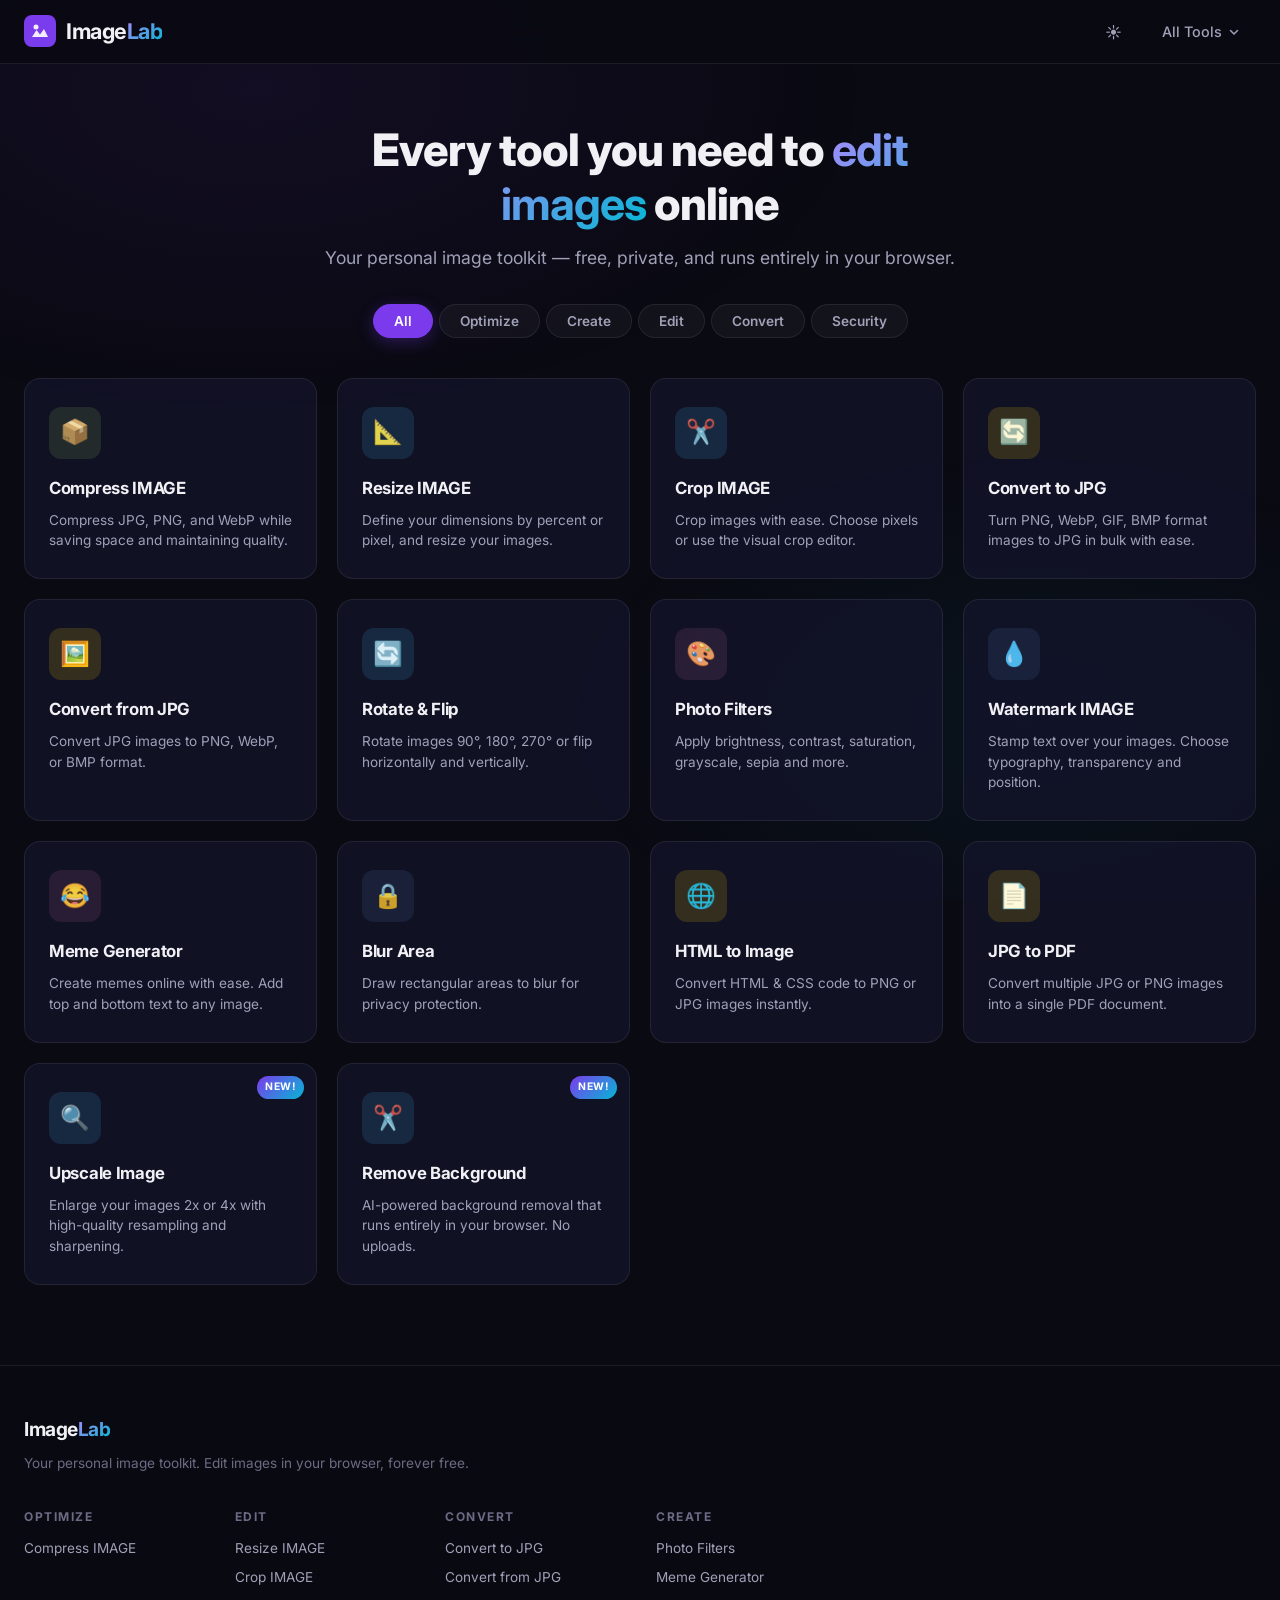
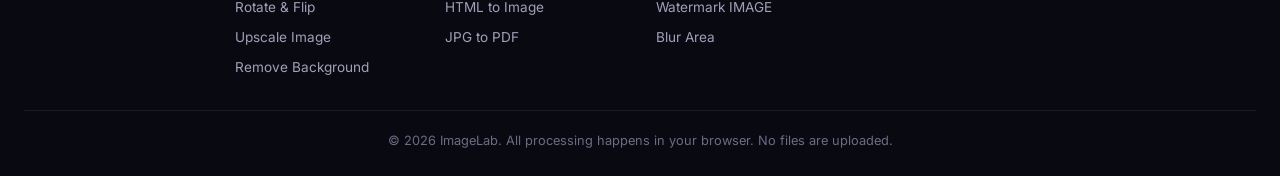
<file: index.html>
<!DOCTYPE html>
<html lang="en">
<head>
    <meta charset="UTF-8">
    <meta name="viewport" content="width=device-width, initial-scale=1.0">
    <title>ImageLab — Free Online Image Editor</title>
    <meta name="description" content="ImageLab is your personal image toolkit. Compress, resize, crop, convert, watermark, and edit images — all in your browser, forever free.">
    <link rel="preconnect" href="https://fonts.googleapis.com">
    <link rel="preconnect" href="https://fonts.gstatic.com" crossorigin>
    <link href="https://fonts.googleapis.com/css2?family=Inter:wght@300;400;500;600;700;800;900&family=JetBrains+Mono:wght@400;500;600&display=swap" rel="stylesheet">
    <link rel="stylesheet" href="css/styles.css">
</head>
<body>
    <!-- Header / Navigation -->
    <header class="header" id="header">
        <nav class="nav">
            <a href="#home" class="logo" id="logo">
                <span class="logo-icon">
                    <svg width="32" height="32" viewBox="0 0 32 32" fill="none">
                        <rect width="32" height="32" rx="8" fill="url(#logoGrad)"/>
                        <path d="M8 22L12.5 15L16 19.5L20 14L24 22H8Z" fill="white" opacity="0.9"/>
                        <circle cx="12" cy="12" r="2.5" fill="white" opacity="0.9"/>
                        <defs>
                            <linearGradient id="logoGrad" x1="0" y1="0" x2="32" y2="32">
                                <stop stop-color="#7c3aed"/>
                                <stop offset="1" stop-color="#06b6d4"/>
                            </linearGradient>
                        </defs>
                    </svg>
                </span>
                <span class="logo-text">Image<span class="logo-accent">Lab</span></span>
            </a>
            <div style="display: flex; align-items: center; gap: 12px;" class="desktop-nav-group">
                <button class="nav-tools-btn" id="themeToggleBtn" style="padding: 0 12px; font-size: 16px;" aria-label="Toggle Theme">
                    ☀️
                </button>
                <div class="nav-tools" id="navTools">
                    <button class="nav-tools-btn" id="navToolsBtn">
                        All Tools <svg width="12" height="12" viewBox="0 0 12 12" fill="currentColor"><path d="M2.5 4.5L6 8L9.5 4.5" stroke="currentColor" stroke-width="1.5" fill="none" stroke-linecap="round"/></svg>
                    </button>
                    <div class="nav-dropdown" id="navDropdown">
                    <div class="nav-dropdown-grid">
                        <div class="nav-dropdown-col">
                            <div class="nav-dropdown-title">Optimize</div>
                            <a href="#compress" class="nav-dropdown-item" data-tool="compress">
                                <span class="ndi-icon" style="background:#8FBC5D;">📦</span> Compress IMAGE
                            </a>
                        </div>
                        <div class="nav-dropdown-col">
                            <div class="nav-dropdown-title">Edit</div>
                            <a href="#resize" class="nav-dropdown-item" data-tool="resize">
                                <span class="ndi-icon" style="background:#3CB6E2;">📐</span> Resize IMAGE
                            </a>
                            <a href="#crop" class="nav-dropdown-item" data-tool="crop">
                                <span class="ndi-icon" style="background:#3CB6E2;">✂️</span> Crop IMAGE
                            </a>
                            <a href="#rotate" class="nav-dropdown-item" data-tool="rotate">
                                <span class="ndi-icon" style="background:#3CB6E2;">🔄</span> Rotate & Flip
                            </a>
                            <a href="#upscale" class="nav-dropdown-item" data-tool="upscale">
                                <span class="ndi-icon" style="background:#3CB6E2;">🔍</span> Upscale Image
                            </a>
                            <a href="#remove-bg" class="nav-dropdown-item" data-tool="remove-bg">
                                <span class="ndi-icon" style="background:#3CB6E2;">✂️</span> Remove Background
                            </a>
                        </div>
                        <div class="nav-dropdown-col">
                            <div class="nav-dropdown-title">Convert</div>
                            <a href="#convert-to-jpg" class="nav-dropdown-item" data-tool="convert-to-jpg">
                                <span class="ndi-icon" style="background:#FFD400;">🔄</span> Convert to JPG
                            </a>
                            <a href="#convert-from-jpg" class="nav-dropdown-item" data-tool="convert-from-jpg">
                                <span class="ndi-icon" style="background:#FFD400;">🖼️</span> Convert from JPG
                            </a>
                            <a href="#html-to-image" class="nav-dropdown-item" data-tool="html-to-image">
                                <span class="ndi-icon" style="background:#FFD400;">🌐</span> HTML to Image
                            </a>
                            <a href="#jpg-to-pdf" class="nav-dropdown-item" data-tool="jpg-to-pdf">
                                <span class="ndi-icon" style="background:#FFD400;">📄</span> JPG to PDF
                            </a>
                        </div>
                        <div class="nav-dropdown-col">
                            <div class="nav-dropdown-title">Create</div>
                            <a href="#filters" class="nav-dropdown-item" data-tool="filters">
                                <span class="ndi-icon" style="background:#AB6993;">🎨</span> Photo Filters
                            </a>
                            <a href="#meme" class="nav-dropdown-item" data-tool="meme">
                                <span class="ndi-icon" style="background:#AB6993;">😂</span> Meme Generator
                            </a>
                        </div>
                        <div class="nav-dropdown-col">
                            <div class="nav-dropdown-title">Security</div>
                            <a href="#watermark" class="nav-dropdown-item" data-tool="watermark">
                                <span class="ndi-icon" style="background:#4A7AAB;">💧</span> Watermark IMAGE
                            </a>
                            <a href="#blur" class="nav-dropdown-item" data-tool="blur">
                                <span class="ndi-icon" style="background:#4A7AAB;">🔒</span> Blur Area
                            </a>
                        </div>
                    </div>
                </div>
            </div>
            </div>
            <button class="nav-hamburger" id="navHamburger" aria-label="Menu">
                <span></span><span></span><span></span>
            </button>
        </nav>
    </header>

    <!-- Mobile Menu Overlay -->
    <div class="mobile-menu" id="mobileMenu">
        <div class="mobile-menu-content">
            <a href="#compress" class="mobile-menu-item">Compress IMAGE</a>
            <a href="#resize" class="mobile-menu-item">Resize IMAGE</a>
            <a href="#crop" class="mobile-menu-item">Crop IMAGE</a>
            <a href="#convert-to-jpg" class="mobile-menu-item">Convert to JPG</a>
            <a href="#convert-from-jpg" class="mobile-menu-item">Convert from JPG</a>
            <a href="#rotate" class="mobile-menu-item">Rotate & Flip</a>
            <a href="#filters" class="mobile-menu-item">Photo Filters</a>
            <a href="#watermark" class="mobile-menu-item">Watermark IMAGE</a>
            <a href="#meme" class="mobile-menu-item">Meme Generator</a>
            <a href="#blur" class="mobile-menu-item">Blur Area</a>
            <a href="#html-to-image" class="mobile-menu-item">HTML to Image</a>
            <a href="#jpg-to-pdf" class="mobile-menu-item">JPG to PDF</a>
            <a href="#upscale" class="mobile-menu-item">Upscale Image</a>
            <a href="#remove-bg" class="mobile-menu-item">Remove Background</a>
        </div>
    </div>

    <!-- Main Content -->
    <main class="main" id="main">
        <!-- Pages are rendered here by the router -->
    </main>

    <!-- Footer -->
    <footer class="footer" id="footer">
        <div class="footer-inner">
            <div class="footer-brand">
                <span class="logo-text">Image<span class="logo-accent">Lab</span></span>
                <p class="footer-desc">Your personal image toolkit. Edit images in your browser, forever free.</p>
            </div>
            <div class="footer-links">
                <div class="footer-col">
                    <div class="footer-col-title">Optimize</div>
                    <a href="#compress">Compress IMAGE</a>
                </div>
                <div class="footer-col">
                    <div class="footer-col-title">Edit</div>
                    <a href="#resize">Resize IMAGE</a>
                    <a href="#crop">Crop IMAGE</a>
                    <a href="#rotate">Rotate & Flip</a>
                    <a href="#upscale">Upscale Image</a>
                    <a href="#remove-bg">Remove Background</a>
                </div>
                <div class="footer-col">
                    <div class="footer-col-title">Convert</div>
                    <a href="#convert-to-jpg">Convert to JPG</a>
                    <a href="#convert-from-jpg">Convert from JPG</a>
                    <a href="#html-to-image">HTML to Image</a>
                    <a href="#jpg-to-pdf">JPG to PDF</a>
                </div>
                <div class="footer-col">
                    <div class="footer-col-title">Create</div>
                    <a href="#filters">Photo Filters</a>
                    <a href="#meme">Meme Generator</a>
                    <a href="#watermark">Watermark IMAGE</a>
                    <a href="#blur">Blur Area</a>
                </div>
            </div>
            <div class="footer-bottom">
                <p>© 2026 ImageLab. All processing happens in your browser. No files are uploaded.</p>
            </div>
        </div>
    </footer>

    <!-- Scripts -->
    <script src="js/utils.js"></script>
    <script src="js/tools/compress.js"></script>
    <script src="js/tools/resize.js"></script>
    <script src="js/tools/crop.js"></script>
    <script src="js/tools/convertToJpg.js"></script>
    <script src="js/tools/convertFromJpg.js"></script>
    <script src="js/tools/rotate.js"></script>
    <script src="js/tools/filters.js"></script>
    <script src="js/tools/watermark.js"></script>
    <script src="js/tools/meme.js"></script>
    <script src="js/tools/blur.js"></script>
    <script src="js/tools/htmlToImage.js"></script>
    <script src="js/tools/jpgToPdf.js"></script>
    <script src="js/tools/upscale.js"></script>
    <script src="js/tools/removeBg.js"></script>
    <script src="js/app.js"></script>
</body>
</html>
</file>
<file: css/styles.css>
/* ========================================
   ImageLab — Design System & Styles
   ======================================== */

/* ---- CSS Custom Properties ---- */
:root {
    /* Colors */
    --primary: #7c3aed;
    --primary-light: #a78bfa;
    --primary-dark: #5b21b6;
    --accent: #06b6d4;
    --accent-light: #67e8f9;

    /* Category Colors */
    --cat-optimize: #8FBC5D;
    --cat-edit: #3CB6E2;
    --cat-convert: #FFD400;
    --cat-create: #AB6993;
    --cat-security: #4A7AAB;

    /* Surfaces */
    --bg-primary: #0a0a12;
    --bg-secondary: #111127;
    --bg-card: rgba(20, 20, 45, 0.7);
    --bg-card-hover: rgba(30, 30, 60, 0.85);
    --bg-glass: rgba(255, 255, 255, 0.04);
    --bg-input: rgba(255, 255, 255, 0.06);
    --bg-overlay: rgba(10, 10, 18, 0.85);
    --bg-dropdown: rgba(17, 17, 39, 0.97);
    --bg-overlay-solid: rgba(10, 10, 18, 0.95);

    /* Text */
    --text-primary: #f0f0f5;
    --text-secondary: #a0a0b8;
    --text-muted: #6b6b85;

    /* Borders */
    --border: rgba(255, 255, 255, 0.08);
    --border-hover: rgba(255, 255, 255, 0.15);
    --border-accent: rgba(124, 58, 237, 0.4);

    /* Shadows */
    --shadow-sm: 0 2px 8px rgba(0, 0, 0, 0.3);
    --shadow-md: 0 8px 32px rgba(0, 0, 0, 0.4);
    --shadow-lg: 0 16px 48px rgba(0, 0, 0, 0.5);
    --shadow-glow: 0 0 40px rgba(124, 58, 237, 0.15);

    /* Radius */
    --radius-sm: 8px;
    --radius-md: 12px;
    --radius-lg: 16px;
    --radius-xl: 24px;

    /* Transitions */
    --ease: cubic-bezier(0.4, 0, 0.2, 1);
    --duration: 0.25s;

    /* Sizing */
    --header-height: 64px;
    --max-width: 1280px;
}

/* ---- Reset & Base ---- */
*, *::before, *::after {
    margin: 0;
    padding: 0;
    box-sizing: border-box;
}

html {
    scroll-behavior: smooth;
    -webkit-font-smoothing: antialiased;
    -moz-osx-font-smoothing: grayscale;
}

body {
    font-family: 'Inter', -apple-system, BlinkMacSystemFont, 'Segoe UI', sans-serif;
    background: var(--bg-primary);
    color: var(--text-primary);
    line-height: 1.6;
    min-height: 100vh;
    overflow-x: hidden;
}

body::before {
    content: '';
    position: fixed;
    top: 0; left: 0; right: 0; bottom: 0;
    background:
        radial-gradient(ellipse 80% 60% at 20% 10%, rgba(124, 58, 237, 0.08) 0%, transparent 60%),
        radial-gradient(ellipse 60% 50% at 80% 80%, rgba(6, 182, 212, 0.06) 0%, transparent 60%);
    pointer-events: none;
    z-index: 0;
}

a { color: inherit; text-decoration: none; }
img { max-width: 100%; display: block; }
button { font-family: inherit; cursor: pointer; border: none; background: none; }
input, select, textarea { font-family: inherit; }

/* ---- Scrollbar ---- */
::-webkit-scrollbar { width: 8px; }
::-webkit-scrollbar-track { background: var(--bg-secondary); }
::-webkit-scrollbar-thumb { background: var(--primary-dark); border-radius: 4px; }
::-webkit-scrollbar-thumb:hover { background: var(--primary); }

/* ---- Header ---- */
.header {
    position: fixed;
    top: 0; left: 0; right: 0;
    height: var(--header-height);
    background: var(--bg-overlay);
    backdrop-filter: blur(20px);
    -webkit-backdrop-filter: blur(20px);
    border-bottom: 1px solid var(--border);
    z-index: 1000;
}

.nav {
    max-width: var(--max-width);
    margin: 0 auto;
    padding: 0 24px;
    height: 100%;
    display: flex;
    align-items: center;
    justify-content: space-between;
}

/* Logo */
.logo {
    display: flex;
    align-items: center;
    gap: 10px;
    font-size: 1.35rem;
    font-weight: 700;
    transition: transform var(--duration) var(--ease);
}
.logo:hover { transform: scale(1.03); }
.logo-icon { display: flex; }
.logo-text { letter-spacing: -0.5px; }
.logo-accent {
    background: linear-gradient(135deg, var(--primary-light), var(--accent));
    -webkit-background-clip: text;
    -webkit-text-fill-color: transparent;
    background-clip: text;
}

/* Nav Tools Dropdown */
.nav-tools { position: relative; }
.nav-tools-btn {
    display: flex;
    align-items: center;
    gap: 6px;
    padding: 8px 16px;
    color: var(--text-secondary);
    font-size: 0.9rem;
    font-weight: 500;
    border-radius: var(--radius-sm);
    transition: all var(--duration) var(--ease);
}
.nav-tools-btn:hover {
    color: var(--text-primary);
    background: var(--bg-glass);
}

.nav-dropdown {
    position: absolute;
    top: calc(100% + 12px);
    left: 50%;
    transform: translateX(-50%) translateY(8px);
    background: var(--bg-dropdown);
    backdrop-filter: blur(24px);
    border: 1px solid var(--border);
    border-radius: var(--radius-lg);
    padding: 24px;
    min-width: 680px;
    opacity: 0;
    visibility: hidden;
    pointer-events: none;
    transition: all 0.3s var(--ease);
    box-shadow: var(--shadow-lg), var(--shadow-glow);
}
.nav-tools:hover .nav-dropdown,
.nav-dropdown.active {
    opacity: 1;
    visibility: visible;
    pointer-events: auto;
    transform: translateX(-50%) translateY(0);
}

.nav-dropdown-grid {
    display: grid;
    grid-template-columns: repeat(5, 1fr);
    gap: 8px;
}
.nav-dropdown-title {
    font-size: 0.7rem;
    font-weight: 700;
    text-transform: uppercase;
    letter-spacing: 1.5px;
    color: var(--text-muted);
    padding: 4px 8px 8px;
}
.nav-dropdown-item {
    display: flex;
    align-items: center;
    gap: 8px;
    padding: 8px;
    border-radius: var(--radius-sm);
    font-size: 0.82rem;
    font-weight: 500;
    color: var(--text-secondary);
    transition: all var(--duration) var(--ease);
    white-space: nowrap;
}
.nav-dropdown-item:hover {
    background: var(--bg-glass);
    color: var(--text-primary);
    transform: translateX(2px);
}
.ndi-icon {
    width: 26px; height: 26px;
    border-radius: 6px;
    display: flex;
    align-items: center;
    justify-content: center;
    font-size: 13px;
    flex-shrink: 0;
}

/* Hamburger */
.nav-hamburger {
    display: none;
    flex-direction: column;
    gap: 5px;
    padding: 8px;
}
.nav-hamburger span {
    width: 22px; height: 2px;
    background: var(--text-primary);
    border-radius: 2px;
    transition: all 0.3s var(--ease);
}
.nav-hamburger.active span:nth-child(1) { transform: rotate(45deg) translate(5px, 5px); }
.nav-hamburger.active span:nth-child(2) { opacity: 0; }
.nav-hamburger.active span:nth-child(3) { transform: rotate(-45deg) translate(5px, -5px); }

/* Mobile Menu */
.mobile-menu {
    position: fixed;
    top: var(--header-height);
    left: 0; right: 0; bottom: 0;
    background: var(--bg-overlay-solid);
    backdrop-filter: blur(20px);
    z-index: 999;
    opacity: 0;
    visibility: hidden;
    transition: all 0.3s var(--ease);
    overflow-y: auto;
}
.mobile-menu.active {
    opacity: 1;
    visibility: visible;
}
.mobile-menu-content {
    padding: 24px;
    display: flex;
    flex-direction: column;
    gap: 4px;
}
.mobile-menu-item {
    padding: 14px 16px;
    border-radius: var(--radius-sm);
    font-size: 1rem;
    font-weight: 500;
    color: var(--text-secondary);
    transition: all var(--duration) var(--ease);
}
.mobile-menu-item:hover {
    background: var(--bg-glass);
    color: var(--text-primary);
}

/* ---- Main Content ---- */
.main {
    margin-top: var(--header-height);
    min-height: calc(100vh - var(--header-height));
    position: relative;
    z-index: 1;
}

/* ---- Home Page ---- */
.home-hero {
    text-align: center;
    padding: 60px 24px 32px;
    max-width: 720px;
    margin: 0 auto;
}
.home-hero h1 {
    font-size: clamp(1.8rem, 4vw, 2.8rem);
    font-weight: 800;
    line-height: 1.2;
    margin-bottom: 12px;
    letter-spacing: -1px;
}
.home-hero h1 strong {
    background: linear-gradient(135deg, var(--primary-light), var(--accent));
    -webkit-background-clip: text;
    -webkit-text-fill-color: transparent;
    background-clip: text;
}
.home-hero p {
    font-size: 1.1rem;
    color: var(--text-secondary);
    font-weight: 400;
}

/* Filter Tabs */
.filter-tabs {
    display: flex;
    justify-content: center;
    gap: 6px;
    padding: 0 24px;
    margin-bottom: 40px;
    flex-wrap: wrap;
}
.filter-tab {
    padding: 8px 20px;
    border-radius: 100px;
    font-size: 0.85rem;
    font-weight: 600;
    color: var(--text-secondary);
    background: var(--bg-glass);
    border: 1px solid var(--border);
    transition: all var(--duration) var(--ease);
    cursor: pointer;
}
.filter-tab:hover {
    color: var(--text-primary);
    border-color: var(--border-hover);
    background: var(--bg-card);
}
.filter-tab.active {
    color: #fff;
    background: var(--primary);
    border-color: var(--primary);
    box-shadow: 0 4px 16px rgba(124, 58, 237, 0.3);
}

/* Tool Grid */
.tools-grid {
    max-width: var(--max-width);
    margin: 0 auto;
    padding: 0 24px 80px;
    display: grid;
    grid-template-columns: repeat(auto-fill, minmax(270px, 1fr));
    gap: 20px;
}

.tool-card {
    position: relative;
    background: var(--bg-card);
    border: 1px solid var(--border);
    border-radius: var(--radius-lg);
    padding: 28px 24px;
    transition: all 0.35s var(--ease);
    overflow: hidden;
    cursor: pointer;
    display: block;
}
.tool-card::before {
    content: '';
    position: absolute;
    top: 0; left: 0; right: 0;
    height: 3px;
    background: var(--card-accent, var(--primary));
    opacity: 0;
    transition: opacity 0.35s var(--ease);
}
.tool-card:hover {
    border-color: var(--border-hover);
    background: var(--bg-card-hover);
    transform: translateY(-4px);
    box-shadow: var(--shadow-md);
}
.tool-card:hover::before { opacity: 1; }

.tool-card-icon {
    width: 52px; height: 52px;
    border-radius: var(--radius-md);
    display: flex;
    align-items: center;
    justify-content: center;
    font-size: 24px;
    margin-bottom: 16px;
    position: relative;
}
.tool-card-icon::after {
    content: '';
    position: absolute;
    inset: 0;
    border-radius: inherit;
    opacity: 0.15;
    background: var(--card-accent, var(--primary));
}

.tool-card h3 {
    font-size: 1.05rem;
    font-weight: 700;
    margin-bottom: 8px;
    letter-spacing: -0.3px;
}
.tool-card p {
    font-size: 0.85rem;
    color: var(--text-secondary);
    line-height: 1.5;
}

.tool-card .badge {
    position: absolute;
    top: 12px; right: 12px;
    background: linear-gradient(135deg, var(--primary), var(--accent));
    color: #fff;
    font-size: 0.65rem;
    font-weight: 700;
    padding: 3px 8px;
    border-radius: 100px;
    text-transform: uppercase;
    letter-spacing: 0.5px;
}

/* ---- Tool Page Layout ---- */
.tool-page {
    max-width: 1000px;
    margin: 0 auto;
    padding: 40px 24px 80px;
}

.tool-header {
    text-align: center;
    margin-bottom: 36px;
}
.tool-header h1 {
    font-size: clamp(1.5rem, 3vw, 2.2rem);
    font-weight: 800;
    margin-bottom: 8px;
    letter-spacing: -0.5px;
}
.tool-header p {
    color: var(--text-secondary);
    font-size: 1rem;
}

/* Upload Zone */
.upload-zone {
    border: 2px dashed var(--border);
    border-radius: var(--radius-xl);
    padding: 60px 40px;
    text-align: center;
    transition: all 0.3s var(--ease);
    cursor: pointer;
    position: relative;
    background: var(--bg-glass);
}
.upload-zone:hover,
.upload-zone.dragover {
    border-color: var(--primary);
    background: rgba(124, 58, 237, 0.05);
    box-shadow: 0 0 40px rgba(124, 58, 237, 0.1);
}
.upload-zone.dragover {
    transform: scale(1.01);
}

.upload-icon {
    width: 72px; height: 72px;
    margin: 0 auto 20px;
    border-radius: 50%;
    background: linear-gradient(135deg, rgba(124, 58, 237, 0.15), rgba(6, 182, 212, 0.1));
    display: flex;
    align-items: center;
    justify-content: center;
    font-size: 32px;
}
.upload-zone h3 {
    font-size: 1.15rem;
    font-weight: 600;
    margin-bottom: 6px;
}
.upload-zone p {
    color: var(--text-muted);
    font-size: 0.9rem;
}
.upload-zone .btn-upload {
    display: inline-flex;
    align-items: center;
    gap: 8px;
    margin-top: 16px;
    padding: 12px 28px;
    background: linear-gradient(135deg, var(--primary), var(--primary-dark));
    color: #fff;
    font-weight: 600;
    font-size: 0.95rem;
    border-radius: var(--radius-sm);
    transition: all var(--duration) var(--ease);
    box-shadow: 0 4px 16px rgba(124, 58, 237, 0.3);
}
.upload-zone .btn-upload:hover {
    transform: translateY(-2px);
    box-shadow: 0 8px 24px rgba(124, 58, 237, 0.4);
}
.upload-zone input[type="file"] {
    position: absolute;
    inset: 0;
    opacity: 0;
    cursor: pointer;
}

/* Tool Workspace */
.tool-workspace {
    display: none;
    flex-direction: column;
    gap: 24px;
}
.tool-workspace.active {
    display: flex;
}

/* Controls Panel */
.controls-panel {
    background: var(--bg-card);
    border: 1px solid var(--border);
    border-radius: var(--radius-lg);
    padding: 24px;
}
.controls-panel h3 {
    font-size: 0.9rem;
    font-weight: 700;
    margin-bottom: 16px;
    display: flex;
    align-items: center;
    gap: 8px;
}

.control-group {
    margin-bottom: 16px;
}
.control-group:last-child { margin-bottom: 0; }
.control-label {
    display: flex;
    align-items: center;
    justify-content: space-between;
    font-size: 0.82rem;
    font-weight: 500;
    color: var(--text-secondary);
    margin-bottom: 8px;
}
.control-value {
    font-family: 'JetBrains Mono', monospace;
    font-size: 0.8rem;
    color: var(--accent);
}

/* Range Slider */
input[type="range"] {
    -webkit-appearance: none;
    width: 100%;
    height: 6px;
    background: var(--bg-input);
    border-radius: 3px;
    outline: none;
}
input[type="range"]::-webkit-slider-thumb {
    -webkit-appearance: none;
    width: 18px; height: 18px;
    border-radius: 50%;
    background: var(--primary);
    cursor: pointer;
    box-shadow: 0 2px 8px rgba(124, 58, 237, 0.4);
    transition: transform var(--duration) var(--ease);
}
input[type="range"]::-webkit-slider-thumb:hover {
    transform: scale(1.2);
}

/* Text Input */
.input-field {
    width: 100%;
    padding: 10px 14px;
    background: var(--bg-input);
    border: 1px solid var(--border);
    border-radius: var(--radius-sm);
    color: var(--text-primary);
    font-size: 0.9rem;
    transition: all var(--duration) var(--ease);
    outline: none;
}
.input-field:focus {
    border-color: var(--primary);
    box-shadow: 0 0 0 3px rgba(124, 58, 237, 0.15);
}

/* Number Input */
.input-number {
    width: 100px;
    padding: 8px 12px;
    background: var(--bg-input);
    border: 1px solid var(--border);
    border-radius: var(--radius-sm);
    color: var(--text-primary);
    font-size: 0.9rem;
    font-family: 'JetBrains Mono', monospace;
    text-align: center;
    outline: none;
    transition: all var(--duration) var(--ease);
}
.input-number:focus {
    border-color: var(--primary);
    box-shadow: 0 0 0 3px rgba(124, 58, 237, 0.15);
}

/* Select */
.input-select {
    width: 100%;
    padding: 10px 14px;
    background: var(--bg-input);
    border: 1px solid var(--border);
    border-radius: var(--radius-sm);
    color: var(--text-primary);
    font-size: 0.9rem;
    outline: none;
    cursor: pointer;
    transition: all var(--duration) var(--ease);
}
.input-select:focus {
    border-color: var(--primary);
}
.input-select option {
    background: var(--bg-secondary);
    color: var(--text-primary);
}

/* Inline Controls */
.controls-row {
    display: flex;
    align-items: center;
    gap: 12px;
    flex-wrap: wrap;
}
.controls-inline {
    display: flex;
    align-items: center;
    gap: 8px;
}
.controls-inline label {
    font-size: 0.82rem;
    color: var(--text-secondary);
    white-space: nowrap;
}

/* Checkbox / Toggle */
.toggle-wrap {
    display: flex;
    align-items: center;
    gap: 10px;
    cursor: pointer;
}
.toggle {
    position: relative;
    width: 40px; height: 22px;
    background: var(--bg-input);
    border-radius: 11px;
    border: 1px solid var(--border);
    transition: all var(--duration) var(--ease);
}
.toggle::after {
    content: '';
    position: absolute;
    top: 2px; left: 2px;
    width: 16px; height: 16px;
    border-radius: 50%;
    background: var(--text-muted);
    transition: all var(--duration) var(--ease);
}
.toggle-wrap input { display: none; }
.toggle-wrap input:checked + .toggle {
    background: var(--primary);
    border-color: var(--primary);
}
.toggle-wrap input:checked + .toggle::after {
    left: 20px;
    background: #fff;
}
.toggle-label {
    font-size: 0.85rem;
    color: var(--text-secondary);
}

/* Preset Buttons */
.preset-group {
    display: flex;
    gap: 8px;
    flex-wrap: wrap;
}
.preset-btn {
    padding: 6px 14px;
    font-size: 0.8rem;
    font-weight: 600;
    border-radius: var(--radius-sm);
    border: 1px solid var(--border);
    color: var(--text-secondary);
    background: var(--bg-glass);
    transition: all var(--duration) var(--ease);
}
.preset-btn:hover {
    border-color: var(--primary);
    color: var(--text-primary);
}
.preset-btn.active {
    background: var(--primary);
    border-color: var(--primary);
    color: #fff;
}

/* Preview Area */
.preview-container {
    background: var(--bg-card);
    border: 1px solid var(--border);
    border-radius: var(--radius-lg);
    padding: 20px;
    min-height: 300px;
    display: flex;
    align-items: center;
    justify-content: center;
    position: relative;
    overflow: hidden;
}
.preview-container canvas,
.preview-container img {
    max-width: 100%;
    max-height: 500px;
    border-radius: var(--radius-sm);
    object-fit: contain;
}

/* Image Info Bar */
.image-info {
    display: flex;
    align-items: center;
    gap: 16px;
    padding: 12px 16px;
    background: var(--bg-glass);
    border-radius: var(--radius-sm);
    font-size: 0.82rem;
    color: var(--text-secondary);
    flex-wrap: wrap;
}
.image-info-item {
    display: flex;
    align-items: center;
    gap: 6px;
}
.image-info-item strong {
    color: var(--text-primary);
    font-family: 'JetBrains Mono', monospace;
    font-size: 0.8rem;
}

/* Buttons */
.btn {
    display: inline-flex;
    align-items: center;
    justify-content: center;
    gap: 8px;
    padding: 12px 28px;
    font-size: 0.95rem;
    font-weight: 600;
    border-radius: var(--radius-sm);
    transition: all var(--duration) var(--ease);
    cursor: pointer;
    border: none;
}
.btn-primary {
    background: linear-gradient(135deg, var(--primary), var(--primary-dark));
    color: #fff;
    box-shadow: 0 4px 16px rgba(124, 58, 237, 0.3);
}
.btn-primary:hover {
    transform: translateY(-2px);
    box-shadow: 0 8px 24px rgba(124, 58, 237, 0.4);
}
.btn-primary:disabled {
    opacity: 0.5;
    cursor: not-allowed;
    transform: none;
}
.btn-secondary {
    background: var(--bg-glass);
    color: var(--text-primary);
    border: 1px solid var(--border);
}
.btn-secondary:hover {
    background: var(--bg-card);
    border-color: var(--border-hover);
}
.btn-success {
    background: linear-gradient(135deg, #10b981, #059669);
    color: #fff;
    box-shadow: 0 4px 16px rgba(16, 185, 129, 0.3);
}
.btn-success:hover {
    transform: translateY(-2px);
    box-shadow: 0 8px 24px rgba(16, 185, 129, 0.4);
}
.btn-danger {
    background: linear-gradient(135deg, #ef4444, #dc2626);
    color: #fff;
}
.btn-sm {
    padding: 8px 16px;
    font-size: 0.82rem;
}
.btn-lg {
    padding: 14px 36px;
    font-size: 1.05rem;
}
.btn-icon {
    width: 40px; height: 40px;
    padding: 0;
    border-radius: var(--radius-sm);
    font-size: 1.1rem;
}

.actions-bar {
    display: flex;
    align-items: center;
    justify-content: center;
    gap: 12px;
    flex-wrap: wrap;
}

/* ---- Progress / Loading ---- */
.spinner {
    width: 40px; height: 40px;
    border: 3px solid var(--border);
    border-top-color: var(--primary);
    border-radius: 50%;
    animation: spin 0.8s linear infinite;
}
@keyframes spin { to { transform: rotate(360deg); } }

.progress-bar {
    width: 100%;
    height: 6px;
    background: var(--bg-input);
    border-radius: 3px;
    overflow: hidden;
}
.progress-fill {
    height: 100%;
    background: linear-gradient(90deg, var(--primary), var(--accent));
    border-radius: 3px;
    transition: width 0.3s var(--ease);
    width: 0%;
}

.loading-overlay {
    position: absolute;
    inset: 0;
    background: var(--bg-overlay);
    display: flex;
    flex-direction: column;
    align-items: center;
    justify-content: center;
    gap: 16px;
    z-index: 10;
    border-radius: inherit;
}
.loading-text {
    font-size: 0.9rem;
    color: var(--text-secondary);
}

/* ---- Toast Notifications ---- */
.toast-container {
    position: fixed;
    bottom: 24px;
    right: 24px;
    z-index: 9999;
    display: flex;
    flex-direction: column;
    gap: 8px;
}
.toast {
    padding: 14px 20px;
    background: var(--bg-dropdown);
    backdrop-filter: blur(12px);
    border: 1px solid var(--border);
    border-radius: var(--radius-md);
    color: var(--text-primary);
    font-size: 0.88rem;
    font-weight: 500;
    box-shadow: var(--shadow-md);
    animation: toastIn 0.3s var(--ease);
    display: flex;
    align-items: center;
    gap: 10px;
}
.toast.success { border-color: rgba(16, 185, 129, 0.4); }
.toast.error { border-color: rgba(239, 68, 68, 0.4); }
@keyframes toastIn {
    from { opacity: 0; transform: translateY(12px) scale(0.95); }
    to { opacity: 1; transform: translateY(0) scale(1); }
}

/* ---- Footer ---- */
.footer {
    background: var(--bg-overlay-solid);
    border-top: 1px solid var(--border);
    position: relative;
    z-index: 1;
}
.footer-inner {
    max-width: var(--max-width);
    margin: 0 auto;
    padding: 48px 24px 24px;
}
.footer-brand {
    margin-bottom: 32px;
}
.footer-brand .logo-text {
    font-size: 1.2rem;
    font-weight: 700;
}
.footer-desc {
    color: var(--text-muted);
    font-size: 0.85rem;
    margin-top: 8px;
}
.footer-links {
    display: grid;
    grid-template-columns: repeat(auto-fill, minmax(160px, 1fr));
    gap: 32px;
    margin-bottom: 32px;
}
.footer-col { display: flex; flex-direction: column; gap: 8px; }
.footer-col-title {
    font-size: 0.75rem;
    font-weight: 700;
    text-transform: uppercase;
    letter-spacing: 1.5px;
    color: var(--text-muted);
    margin-bottom: 4px;
}
.footer-col a {
    font-size: 0.85rem;
    color: var(--text-secondary);
    transition: color var(--duration) var(--ease);
}
.footer-col a:hover { color: var(--text-primary); }
.footer-bottom {
    border-top: 1px solid var(--border);
    padding-top: 20px;
    text-align: center;
}
.footer-bottom p {
    font-size: 0.8rem;
    color: var(--text-muted);
}

/* ---- Page Transitions ---- */
.page-enter {
    animation: pageIn 0.35s var(--ease);
}
@keyframes pageIn {
    from { opacity: 0; transform: translateY(16px); }
    to { opacity: 1; transform: translateY(0); }
}

/* ---- Crop-specific Styles ---- */
.crop-container {
    position: relative;
    display: inline-block;
    cursor: crosshair;
    max-width: 100%;
}
.crop-container canvas { display: block; }
.crop-selection {
    position: absolute;
    border: 2px solid var(--accent);
    background: rgba(6, 182, 212, 0.1);
    pointer-events: none;
    box-shadow: 0 0 0 9999px rgba(0, 0, 0, 0.5);
}
.crop-handle {
    position: absolute;
    width: 10px; height: 10px;
    background: var(--accent);
    border: 2px solid #fff;
    border-radius: 2px;
    pointer-events: auto;
    cursor: pointer;
    z-index: 2;
}

/* ---- Blur Area Drawing ---- */
.blur-canvas-container {
    position: relative;
    display: inline-block;
}
.blur-rect {
    position: absolute;
    border: 2px dashed var(--accent);
    background: rgba(6, 182, 212, 0.1);
    pointer-events: none;
}

/* ---- HTML to Image ---- */
.html-editor {
    display: grid;
    grid-template-columns: 1fr 1fr;
    gap: 16px;
}
.html-editor textarea {
    width: 100%;
    min-height: 300px;
    padding: 16px;
    background: var(--bg-input);
    border: 1px solid var(--border);
    border-radius: var(--radius-md);
    color: var(--text-primary);
    font-family: 'JetBrains Mono', monospace;
    font-size: 0.85rem;
    resize: vertical;
    outline: none;
    transition: border-color var(--duration) var(--ease);
}
.html-editor textarea:focus {
    border-color: var(--primary);
}
.html-preview-frame {
    background: #fff;
    border-radius: var(--radius-md);
    overflow: hidden;
    min-height: 300px;
}

/* ---- Watermark Controls ---- */
.watermark-position-grid {
    display: grid;
    grid-template-columns: repeat(3, 1fr);
    gap: 4px;
}
.watermark-pos-btn {
    padding: 10px;
    background: var(--bg-input);
    border: 1px solid var(--border);
    border-radius: var(--radius-sm);
    color: var(--text-secondary);
    font-size: 0.7rem;
    font-weight: 600;
    transition: all var(--duration) var(--ease);
}
.watermark-pos-btn:hover {
    border-color: var(--primary);
    color: var(--text-primary);
}
.watermark-pos-btn.active {
    background: var(--primary);
    border-color: var(--primary);
    color: #fff;
}

/* ---- Meme Text ---- */
.meme-preview {
    position: relative;
    display: inline-block;
}
.meme-text {
    position: absolute;
    left: 50%;
    transform: translateX(-50%);
    color: #fff;
    font-family: 'Impact', 'Arial Black', sans-serif;
    font-size: 2rem;
    text-transform: uppercase;
    text-align: center;
    -webkit-text-stroke: 2px #000;
    text-shadow: 2px 2px 4px rgba(0,0,0,0.8);
    width: 90%;
    word-wrap: break-word;
}
.meme-text.top { top: 10px; }
.meme-text.bottom { bottom: 10px; }

/* ---- Responsive ---- */
@media (max-width: 1024px) {
    .nav-dropdown { min-width: 560px; }
    .nav-dropdown-grid { grid-template-columns: repeat(3, 1fr); }
}

@media (max-width: 768px) {
    .nav-tools { display: none; }
    .nav-hamburger { display: flex; }
    .tools-grid { grid-template-columns: repeat(auto-fill, minmax(220px, 1fr)); gap: 12px; }
    .home-hero { padding: 40px 20px 24px; }
    .tool-page { padding: 24px 16px 60px; }
    .html-editor { grid-template-columns: 1fr; }
    .controls-row { flex-direction: column; align-items: stretch; }
}

@media (max-width: 480px) {
    .tools-grid { grid-template-columns: 1fr; }
    .filter-tabs { gap: 4px; }
    .filter-tab { padding: 6px 14px; font-size: 0.8rem; }
}

/* ---- Utility Classes ---- */
.hidden { display: none !important; }
.flex { display: flex; }
.flex-col { flex-direction: column; }
.items-center { align-items: center; }
.justify-center { justify-content: center; }
.gap-8 { gap: 8px; }
.gap-12 { gap: 12px; }
.gap-16 { gap: 16px; }
.gap-24 { gap: 24px; }
.w-full { width: 100%; }
.text-center { text-align: center; }
.text-right { text-align: right; }
.text-xs { font-size: 0.75rem; }
.text-sm { font-size: 0.85rem; }
.text-white { color: #fff; }
.text-accent { color: var(--accent); }
.text-slate-300 { color: #cbd5e1; }
.text-slate-400 { color: #94a3b8; }
.font-medium { font-weight: 500; }
.font-bold { font-weight: 700; }
.mt-2 { margin-top: 4px; }
.mt-4 { margin-top: 8px; }
.mt-8 { margin-top: 8px; }
.mt-12 { margin-top: 12px; }
.mt-16 { margin-top: 16px; }
.mt-24 { margin-top: 24px; }
.mb-12 { margin-bottom: 12px; }
.mb-16 { margin-bottom: 16px; }
.font-mono { font-family: 'JetBrains Mono', monospace; }
.grid { display: grid; }
.relative { position: relative; }
.absolute { position: absolute; }
.top-0 { top: 0; }
.right-0 { right: 0; }
.rounded { border-radius: var(--radius-sm); }
.overflow-hidden { overflow: hidden; }
.aspect-square { aspect-ratio: 1 / 1; }
.max-w-full { max-width: 100%; }
.max-h-full { max-height: 100%; }
.object-contain { object-fit: contain; }
.bg-slate-800 { background: #1e293b; }
.border { border: 1px solid var(--border); }
.border-slate-700 { border-color: #334155; }
.bg-black { background: #000; }

/* ---- Light Theme ---- */
[data-theme="light"] {
    --bg-primary: #f8fafc;
    --bg-secondary: #ffffff;
    --bg-card: rgba(255, 255, 255, 0.95);
    --bg-card-hover: rgba(248, 250, 252, 0.95);
    --bg-glass: rgba(0, 0, 0, 0.03);
    --bg-input: rgba(0, 0, 0, 0.05);
    --bg-overlay: rgba(248, 250, 252, 0.85);
    --bg-dropdown: rgba(255, 255, 255, 0.97);
    --bg-overlay-solid: rgba(248, 250, 252, 0.95);

    --text-primary: #0f172a;
    --text-secondary: #334155;
    --text-muted: #64748b;

    --border: rgba(0, 0, 0, 0.1);
    --border-hover: rgba(0, 0, 0, 0.15);
    
    --shadow-glow: 0 0 30px rgba(124, 58, 237, 0.08);
}

[data-theme="light"] body::before {
    background:
        radial-gradient(ellipse 80% 60% at 20% 10%, rgba(124, 58, 237, 0.05) 0%, transparent 60%),
        radial-gradient(ellipse 60% 50% at 80% 80%, rgba(6, 182, 212, 0.04) 0%, transparent 60%);
}
.bg-opacity-75 { background: rgba(0, 0, 0, 0.75); }
.px-2 { padding-left: 8px; padding-right: 8px; }
.py-1 { padding-top: 4px; padding-bottom: 4px; }

.btn-outline {
    background: transparent;
    color: var(--text-primary);
    border: 1px solid var(--border);
}
.btn-outline:hover {
    background: var(--bg-glass);
    border-color: var(--border-hover);
}
.btn-outline:disabled {
    opacity: 0.5;
    cursor: not-allowed;
}

.options-grid {
    display: grid;
    grid-template-columns: 1fr 1fr;
    gap: 8px;
}

.info-box {
    background: var(--bg-glass);
    border: 1px solid var(--border);
    border-radius: var(--radius-sm);
    padding: 12px 14px;
    font-size: 0.85rem;
    color: var(--text-secondary);
}
.info-row {
    display: flex;
    justify-content: space-between;
    align-items: center;
    gap: 12px;
}

select.w-full,
.controls-panel select {
    width: 100%;
    padding: 10px 14px;
    background: var(--bg-input);
    border: 1px solid var(--border);
    border-radius: var(--radius-sm);
    color: var(--text-primary);
    font-size: 0.9rem;
    outline: none;
    cursor: pointer;
}

/* Side-by-side layout for tool workspace */
.tool-layout {
    display: grid;
    grid-template-columns: 320px 1fr;
    gap: 24px;
    align-items: start;
}

@media (max-width: 900px) {
    .tool-layout {
        grid-template-columns: 1fr;
    }
}
</file>
